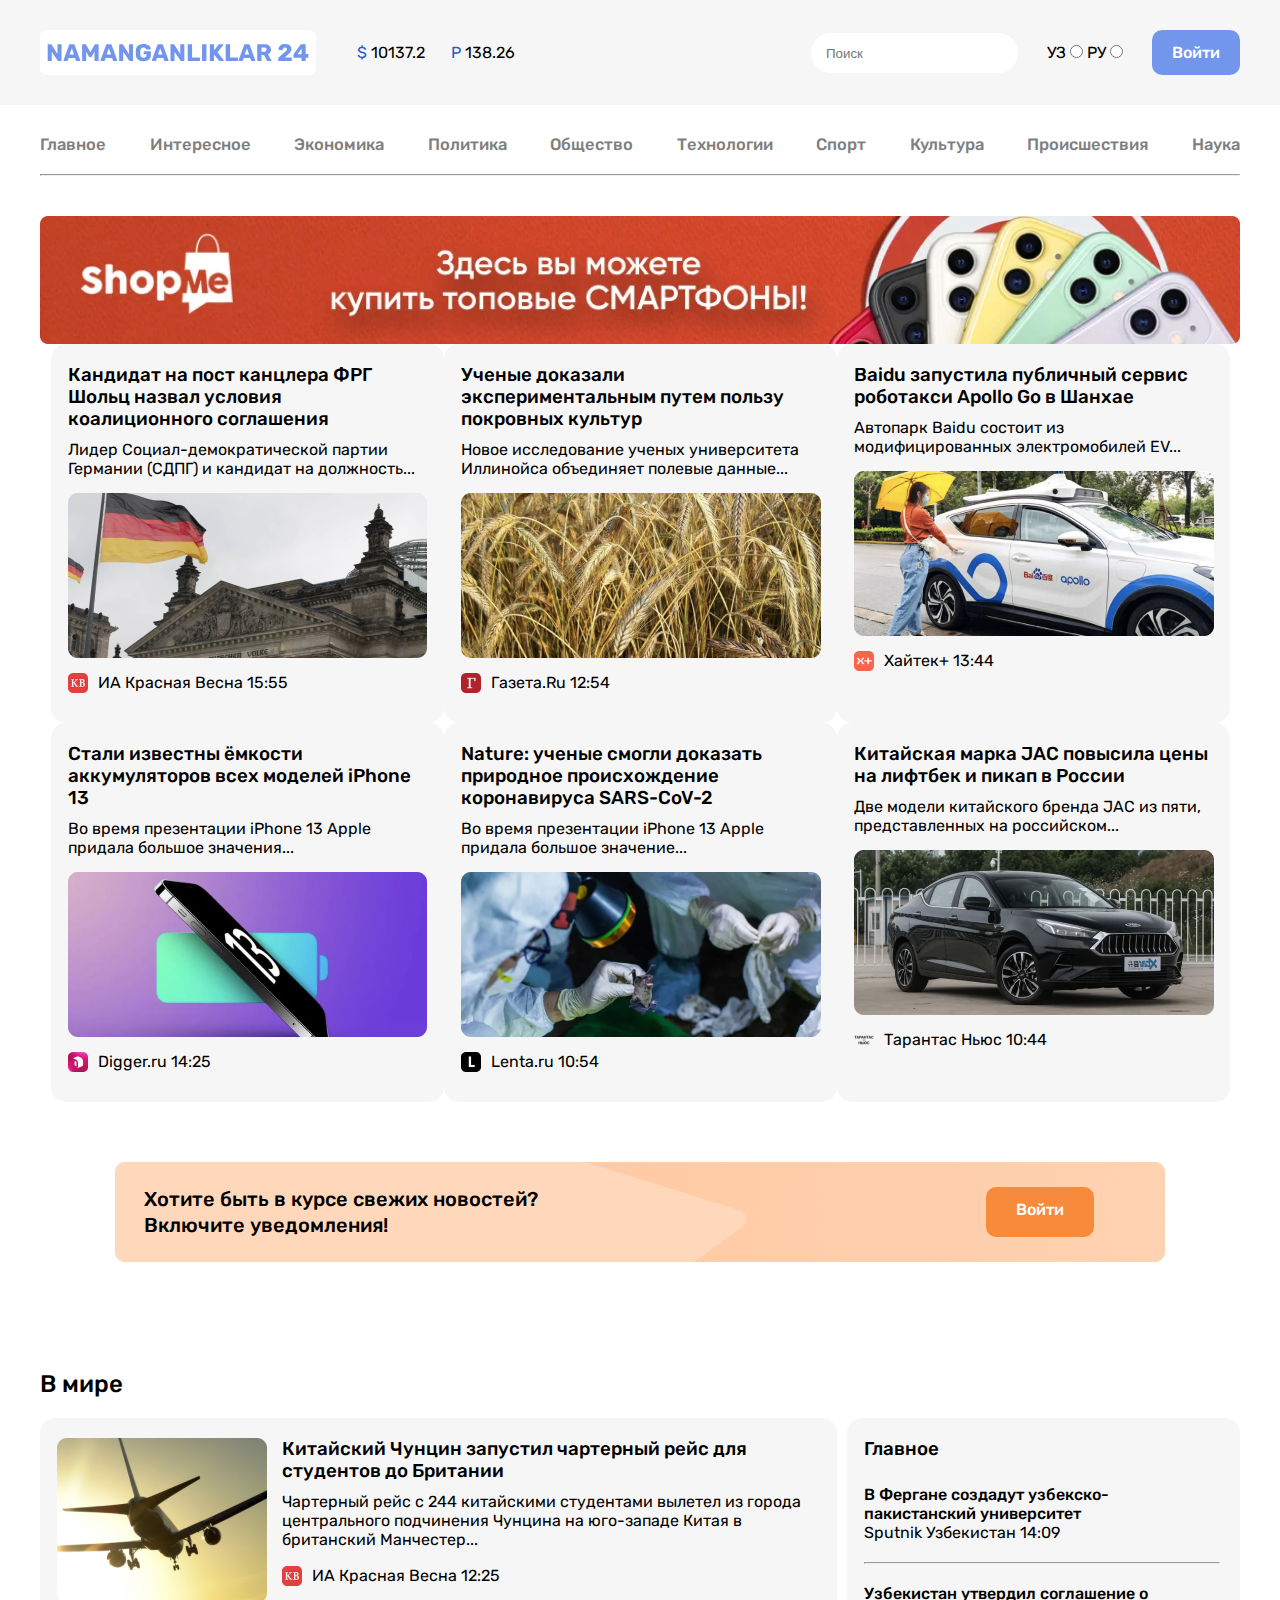
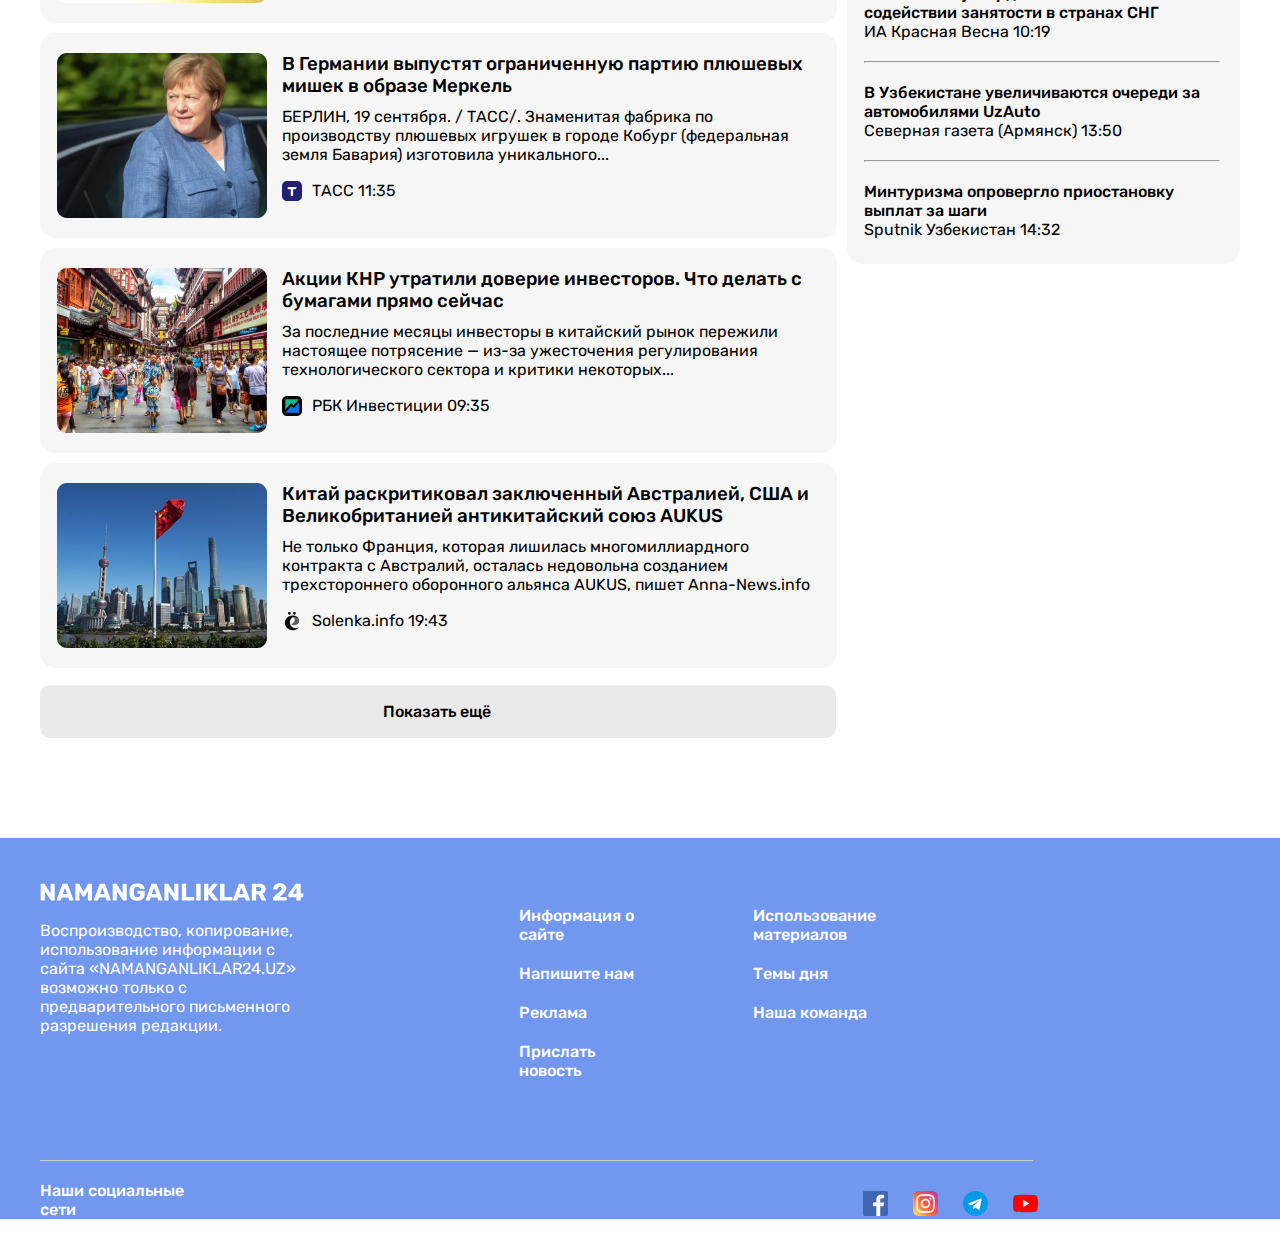
<file: index.html>
<!DOCTYPE html>
<html lang="en">

<head>
    <meta charset="UTF-8">
    <meta name="viewport" content="width=device-width, initial-scale=1.0">
    <link rel="preconnect" href="https://fonts.googleapis.com">
    <link rel="preconnect" href="https://fonts.gstatic.com" crossorigin>
    <link
        href="https://fonts.googleapis.com/css2?family=Mulish:wght@300;400;700&family=Open+Sans:wght@400;700&family=Rubik:wght@400;500&display=swap"
        rel="stylesheet">
    <title>NAMANGANLIKLAR 24</title>
    <link rel="stylesheet" href="./main.css">
</head>

<body>
    <!-- section HEADER started -->
    <header class="site-header">
        <div class="site-header__top">
            <div class="container">
                <div class="site-header__top-inner">
                    <a href="./index.html" class="site-header__top-inner__logo-link">
                        <img width="276" height="45" class="site-header__top-logo" src="./images/NAMANGANLIKLAR 24.svg"
                            alt="site logo">
                    </a>

                    <ul class="site-header__inner-currency__list">
                        <li class="site-header__currency-item"><span class="value">$</span> 10137.2</li>
                        <li class="site-header__inner-item"><span class="value">P</span> 138.26</li>
                    </ul>
                    <form action="https.//echo.htmlacademy.ru" class="site-header__form" method="post">
                        <input class="user__search" type="search" name="user-search" placeholder="Поиск">

                        <label class="user__language" for="user-lang">УЗ</label>
                        <input class="user__language" name="user_lang" id="user-lang" type="radio">

                        <label for="user-lang">РУ</label>
                        <input class="user__language" type="radio" name="user_lang" id="user-lang">

                        <a href="./contact.html" class="site-header__contact">Войти</a>
                    </form>
                </div>
            </div>
        </div>

        <div class="site-header__middle">
            <div class="container">
                <div class="site-header__middle-inner">
                    <ol class="site-header__middle-list">
                        <li class="site-header__middle-item">
                            <a class="site-header__middle-link" href="./index.html">Главное</a>
                        </li>
                        <li class="site-header__middle-item">
                            <a class="site-header__middle-link" href="./about.html">Интересное</a>
                        </li>
                        <li class="site-header__middle-item">
                            <a class="site-header__middle-link" href="./something.html">Экономика</a>
                        </li>
                        <li class="site-header__middle-item">
                            <a class="site-header__middle-link" href="#">Политика</a>
                        </li>
                        <li class="site-header__middle-item">
                            <a class="site-header__middle-link" href="#">Общество</a>
                        </li>
                        <li class="site-header__middle-item">
                            <a class="site-header__middle-link" href="#">Технологии</a>
                        </li>
                        <li class="site-header__middle-item">
                            <a class="site-header__middle-link" href="#">Спорт</a>
                        </li>
                        <li class="site-header__middle-item">
                            <a class="site-header__middle-link" href="#">Культура</a>
                        </li>
                        <li class="site-header__middle-item">
                            <a class="site-header__middle-link" href="#">Происшествия</a>
                        </li>
                        <li class="site-header__middle-item">
                            <a class="site-header__middle-link" href="#">Наука</a>
                        </li>
                    </ol>
                    <hr>
                </div>
            </div>
        </div>

        <div class="site-header__bottom">
            <div class="container">
                <div class="site-header__bottom-inner">
                    <a class="site-header__bottom-link" href="https://Shopme.uz">
                        <img width="1200" height="128" src="./images/optimize 1.png" alt="ShopMe reklam photo"
                            class="site-header__bottom-img">
                    </a>
                </div>
            </div>
        </div>
    </header>
    <!-- section HEADER ended -->
    <main>
        <!-- section NEWS started -->
        <section class="news">
            <div class="container">
                <div class="news__inner">
                    <ul class="news__list">
                        <li class="news__item">
                            <div class="news__item-heading">
                                <h3 class="news__item-title">
                                    Кандидат на пост канцлера ФРГ Шольц назвал условия коалиционного соглашения
                                </h3>
                                <p class="news__text">
                                    Лидер Социал-демократической партии Германии (СДПГ) и кандидат на должность...
                                </p>
                            </div>
                            <img width="359" height="165" src="./images/germany.png" alt="germany photo"
                                class="news__img">

                            <div class="news__bottom">
                                <img width="20" height="20" class="news__bottom-img" src="./images/KB.png"
                                    alt="KB logo">
                                <p class="news__bottom-text">ИА Красная Весна 15:55</p>
                            </div>
                        </li>
                        <li class="news__item">
                            <div class="news__item-heading">
                                <h3 class="news__item-title">
                                    Ученые доказали экспериментальным путем пользу покровных культур
                                </h3>

                                <p class="news__item-text">
                                    Новое исследование ученых университета Иллинойса объединяет полевые данные...
                                </p>
                            </div>
                            <img width="360" height="165" src="./images/bug'doy.png" alt="bug'doy photo"
                                class="news__img">

                            <div class="news__bottom">
                                <img width="20" height="20" class="news__bottom-img" src="./images/Г.png" alt="Г logo">
                                <p class="news__bottom-text">Газета.Ru 12:54</p>
                            </div>
                        </li>
                        <li class="news__item">
                            <div class="news__item-heading">
                                <h3 class="news__item-title">
                                    Baidu запустила публичный сервис роботакси Apollo Go в Шанхае
                                </h3>
                                <p class="news__text">
                                    Автопарк Baidu состоит из модифицированных электромобилей EV...
                                </p>
                            </div>
                            <img width="360" height="165" src="./images/Apollo GO.png" alt="Apollo GO taxi"
                                class="news__img">

                            <div class="news__bottom">
                                <img width="20" height="20" class="news__bottom-img" src="./images/X+.png" alt="X+ logo>
                                <p class=" news__bottom-textz">Хайтек+ 13:44</p>
                            </div>
                        </li>
                        <li class="news__item">
                            <div class="news__item-heading">
                                <h3 class="news__item-title">
                                    Стали известны ёмкости аккумуляторов всех моделей iPhone 13
                                </h3>
                                <p class="news__text">
                                    Во время презентации iPhone 13 Apple придала большое значения...
                                </p>
                            </div>
                            <img width="359" height="165" src="./images/iphone 13.png" alt="Iphone 13 photo"
                                class="news__img">

                            <div class="news__bottom">
                                <img width="20" height="20" class="news__bottom-img" src="./images/Digger.png"
                                    alt="Digger photo">
                                <p class="news__bottom-text">Digger.ru 14:25</p>
                            </div>
                        </li>
                        <li class="news__item">
                            <div class="news__item-heading">
                                <h3 class="news__item-title">
                                    Nature: ученые смогли доказать природное происхождение коронавируса SARS-CoV-2
                                </h3>
                                <p class="news__text">
                                    Во время презентации iPhone 13 Apple придала большое значение...
                                </p>
                            </div>
                            <img width="360" height="165" src="./images/doctors.png" alt="doctors photo"
                                class="news__img">

                            <div class="news__bottom">
                                <img width="20" height="20" class="news__bottom-img" src="./images/L.png" alt="L logo">
                                <p class="news__bottom-text">Lenta.ru 10:54</p>
                            </div>
                        </li>
                        <li class="news__item">
                            <div class="news__item-heading">
                                <h3 class="news__item-title">
                                    Китайская марка JAC повысила цены на лифтбек и пикап в России
                                </h3>
                                <p class="news__text">
                                    Две модели китайского бренда JAC из пяти, представленных на российском...
                                </p>
                            </div>
                            <img width="360" height="165" src="./images/JAC.png" alt="JAC photo" class="news__img">

                            <div class="news__bottom">
                                <img width="20" height="20" class="news__bottom-img" src="./images/Tarantas News.png"
                                    alt="Tarantas News logo">
                                <p class="news__bottom-text">Тарантас Ньюс 10:44</p>
                            </div>
                        </li>
                    </ul>
                </div>
            </div>
        </section>
        <!-- section NEWS ended -->

        <!-- section NOTIFICATIONS started -->
        <section class="notifications">
            <div class="container">
                <div class="notifications__inner">
                    <div class="notifications__heading">
                        <p class="notifications__text">
                            Хотите быть в курсе свежих новостей? Включите уведомления!
                        </p>
                    </div>
                    <a href="#" class="notifications__link">Войти</a>
                </div>
            </div>
        </section>
        <!-- section NOTIFICATIONS ended -->

        <!-- section WORLD NEWS started -->
        <section class="world-news">
            <div class="container">
                <div class="world-news__inner">
                    <h2 class="world-news__title">В мире</h2>
                    <div class="world-news__main">
                        <div class="world-news__left">
                            <ul class="world-news__list">
                                <li class="world-news__item">
                                    <img width="210" height="165" src="./images/plane.png" alt="plane photo"
                                        class="world-news__item-img">
                                    <div class="world-news__item-heading">
                                        <h3 class="world-news__item-heading__title">
                                            Китайский Чунцин запустил чартерный рейс для студентов до Британии
                                        </h3>
                                        <p class="world-news__item-heading__text">
                                            Чартерный рейс с 244 китайскими студентами вылетел из города центрального
                                            подчинения Чунцина на юго-западе Китая в британский Манчестер...
                                        </p>

                                        <div class="world-news__item-heading__bottom">
                                            <img width="20" height="20" src="./images/KB.png" alt="KB logo"
                                                class="world-news__item-heading__bottom-img">
                                            <p class="world-news__item-heading__bottom-text">
                                                ИА Красная Весна 12:25
                                            </p>
                                        </div>
                                    </div>
                                </li>
                                <li class="world-news__item">
                                    <img width="210" height="165" src="./images/Markel.png" alt="Markel Bear"
                                        class="world-news__item-img">
                                    <div class="world-news__item-heading">
                                        <h3 class="world-news__item-heading__title">
                                            В Германии выпустят ограниченную партию плюшевых мишек в образе Меркель
                                        </h3>
                                        <p class="world-news__item-heading__text">
                                            БЕРЛИН, 19 сентября. / ТАСС/. Знаменитая фабрика по производству плюшевых
                                            игрушек в городе Кобург (федеральная земля Бавария) изготовила
                                            уникального...
                                        </p>

                                        <div class="world-news__item-heading__bottom">
                                            <img width="20" height="20" src="./images/TACC.png" alt="TACC logo"
                                                class="world-news__item-heading__bottom-img">
                                            <p class="world-news__item-heading__bottom-text">
                                                ТАСС 11:35
                                            </p>
                                        </div>
                                    </div>
                                </li>
                                <li class="world-news__item">
                                    <img width="210" height="165" src="./images/KNR xitoy.png" alt="China shop photo"
                                        class="world-news__item-img">
                                    <div class="world-news__item-heading">
                                        <h3 class="world-news__item-heading__title">
                                            Акции КНР утратили доверие инвесторов. Что делать с бумагами прямо сейчас
                                        </h3>
                                        <p class="world-news__item-heading__text">
                                            За последние месяцы инвесторы в китайский рынок пережили настоящее
                                            потрясение —
                                            из-за ужесточения регулирования технологического сектора и критики
                                            некоторых...
                                        </p>

                                        <div class="world-news__item-heading__bottom">
                                            <img width="20" height="20" src="./images/RBK invest.png" alt="RBK logo"
                                                class="world-news__item-heading__bottom-img">
                                            <p class="world-news__item-heading__bottom-text">
                                                РБК Инвестиции 09:35
                                            </p>
                                        </div>
                                    </div>
                                </li>
                                <li class="world-news__item bottom-item">
                                    <img width="210" height="165" src="./images/SSHA AUKUS.png" alt="China flag photo"
                                        class="world-news__item-img">
                                    <div class="world-news__item-heading">
                                        <h3 class="world-news__item-heading__title">
                                            Китай раскритиковал заключенный Австралией, США и Великобританией
                                            антикитайский
                                            союз AUKUS
                                        </h3>
                                        <p class="world-news__item-heading__text">
                                            Не только Франция, которая лишилась многомиллиардного контракта с Австралий,
                                            осталась недовольна созданием трехстороннего оборонного альянса AUKUS, пишет
                                            Anna-News.info
                                        </p>

                                        <div class="world-news__item-heading__bottom">
                                            <img width="20" height="20" src="./images/Solenka.png" alt="Solenka logo"
                                                class="world-news__item-heading__bottom-img">
                                            <p class="world-news__item-heading__bottom-text">
                                                Solenka.info 19:43
                                            </p>
                                        </div>
                                    </div>
                                </li>
                            </ul>
                            <a href="#" class="world-news__bottom-btn">Показать ещё </a>
                        </div>

                        <div class="world-news__right">
                            <h3 class="world-news__right-title">Главное</h3>
                            <ul class="world-news__right-list">
                                <li class="world-news__right-item">
                                    <strong class="world-news__right-item__title">
                                        В Фергане создадут узбекско-пакистанский университет
                                    </strong>
                                    <p class="world-news__right-item__text">Sputnik Узбекистан 14:09</p>
                                </li>
                                <hr>
                                <li class="world-news__right-item">
                                    <strong class="world-news__right-item__title">
                                        Узбекистан утвердил соглашение о содействии занятости в странах СНГ
                                    </strong>
                                    <p class="world-news__right-item__text">ИА Красная Весна 10:19</p>
                                </li>
                                <hr>
                                <li class="world-news__right-item">
                                    <strong class="world-news__right-item__title">
                                        В Узбекистане увеличиваются очереди за автомобилями UzAuto
                                    </strong>
                                    <p class="world-news__right-item__text">Северная газета (Армянск) 13:50</p>
                                </li>
                                <hr>
                                <li class="world-news__right-item bottom-item">
                                    <strong class="world-news__right-item__title">
                                        Минтуризма опровергло приостановку выплат за шаги
                                    </strong>
                                    <p class="world-news__right-item__text">Sputnik Узбекистан 14:32</p>
                                </li>
                            </ul>

                        </div>
                        <!-- <a href="https://domtut.uz/nedvizhimost/zhiloj-kompleks-olmos-residence"
                            class="world-news__right-bottom-link">
                            <img width="393" height="338" src="./images/OLMOS.png" alt="Olmos add"
                                class="world-news__right-bottom-link__img">
                        </a> -->
                    </div>
                </div>
            </div>
        </section>
        <!-- section WORLD NEWS ended -->

        <!-- section FOOTER started -->
        <footer class="footer">
            <div class="container">
                <div class="footer__inner">
                    <div class="footer__inner-top">
                        <a href="./images/footer logo.svg" class="footer__inner-logo__link">
                            <img width="264" height="28" src="./images/footer logo.svg" alt=""
                                class="footer__heading-logo">
                        </a>
                        <div class="footer__inner-top__inner">
                            <p class="footer__inner-top__inner-text">
                                Воспроизводство, копирование, использование информации с сайта «NAMANGANLIKLAR24.UZ»
                                возможно только с предварительного письменного разрешения редакции.
                            </p>

                            <ul class="footer__inner-top__inner-list mb">
                                <li class="footer__inner-top__inner-item">
                                    <a href="#" class="footer__inner-top__inner-item__link">Информация о сайте</a>
                                </li>
                                <li class="footer__inner-top__inner-item">
                                    <a href="#" class="footer__inner-top__inner-item__link">Напишите нам</a>
                                </li>
                                <li class="footer__inner-top__inner-item">
                                    <a href="#" class="footer__inner-top__inner-item__link">Реклама</a>
                                </li>
                                <li class="footer__inner-top__inner-item mb-0">
                                    <a href="#" class="footer__inner-top__inner-item__link">Прислать новость</a>
                                </li>
                            </ul>
                            <ul class="footer__inner-top__inner-list">
                                <li class="footer__inner-top__inner-item">
                                    <a href="#" class="footer__inner-top__inner-item__link">
                                        Использование материалов
                                    </a>
                                </li>
                                <li class="footer__inner-top__inner-item">
                                    <a href="#" class="footer__inner-top__inner-item__link">Темы дня</a>
                                </li>
                                <li class="footer__inner-top__inner-item mb-0">
                                    <a href="#" class="footer__inner-top__inner-item__link">Наша команда</a>
                                </li>
                            </ul>
                        </div>
                    </div>

                    <div class="footer__inner-bottom">
                        <div class="footer-bottom__title">
                            <strong class="footer__inner-bottom__title">Наши социальные сети</strong>
                        </div>
                        <a href="https://facebook.com" class="footer__inner-bottom__link">
                            <img width="25" height="25" src="./images/free-icon-facebook.svg" alt="facebook logo"
                                class="footer__inner-bottom__logo-link">
                        </a>
                        <a href="https://instagram.com" class="footer__inner-bottom__link">
                            <img width="25" height="25" src="./images/free-icon-instagram.svg" alt="instagram logo"
                                class="footer__inner-bottom__logo-link">
                        </a>
                        <a href="https://telegram.ru" class="footer__inner-bottom__link">
                            <img width="25" height="25" src="./images/free-icon-telegram.svg" alt="telegram logo"
                                class="footer__inner-bottom__logo-link">
                        </a>
                        <a href="https://youtube.com" class="footer__inner-bottom__link">
                            <img width="25" height="25" src="./images/free-icon-youtube.svg" alt="youtube logo"
                                class="footer__inner-bottom__logo-link mr-0">
                        </a>
                    </div>
                </div>
            </div>
        </footer>
    </main>
</body>

</html>
</file>
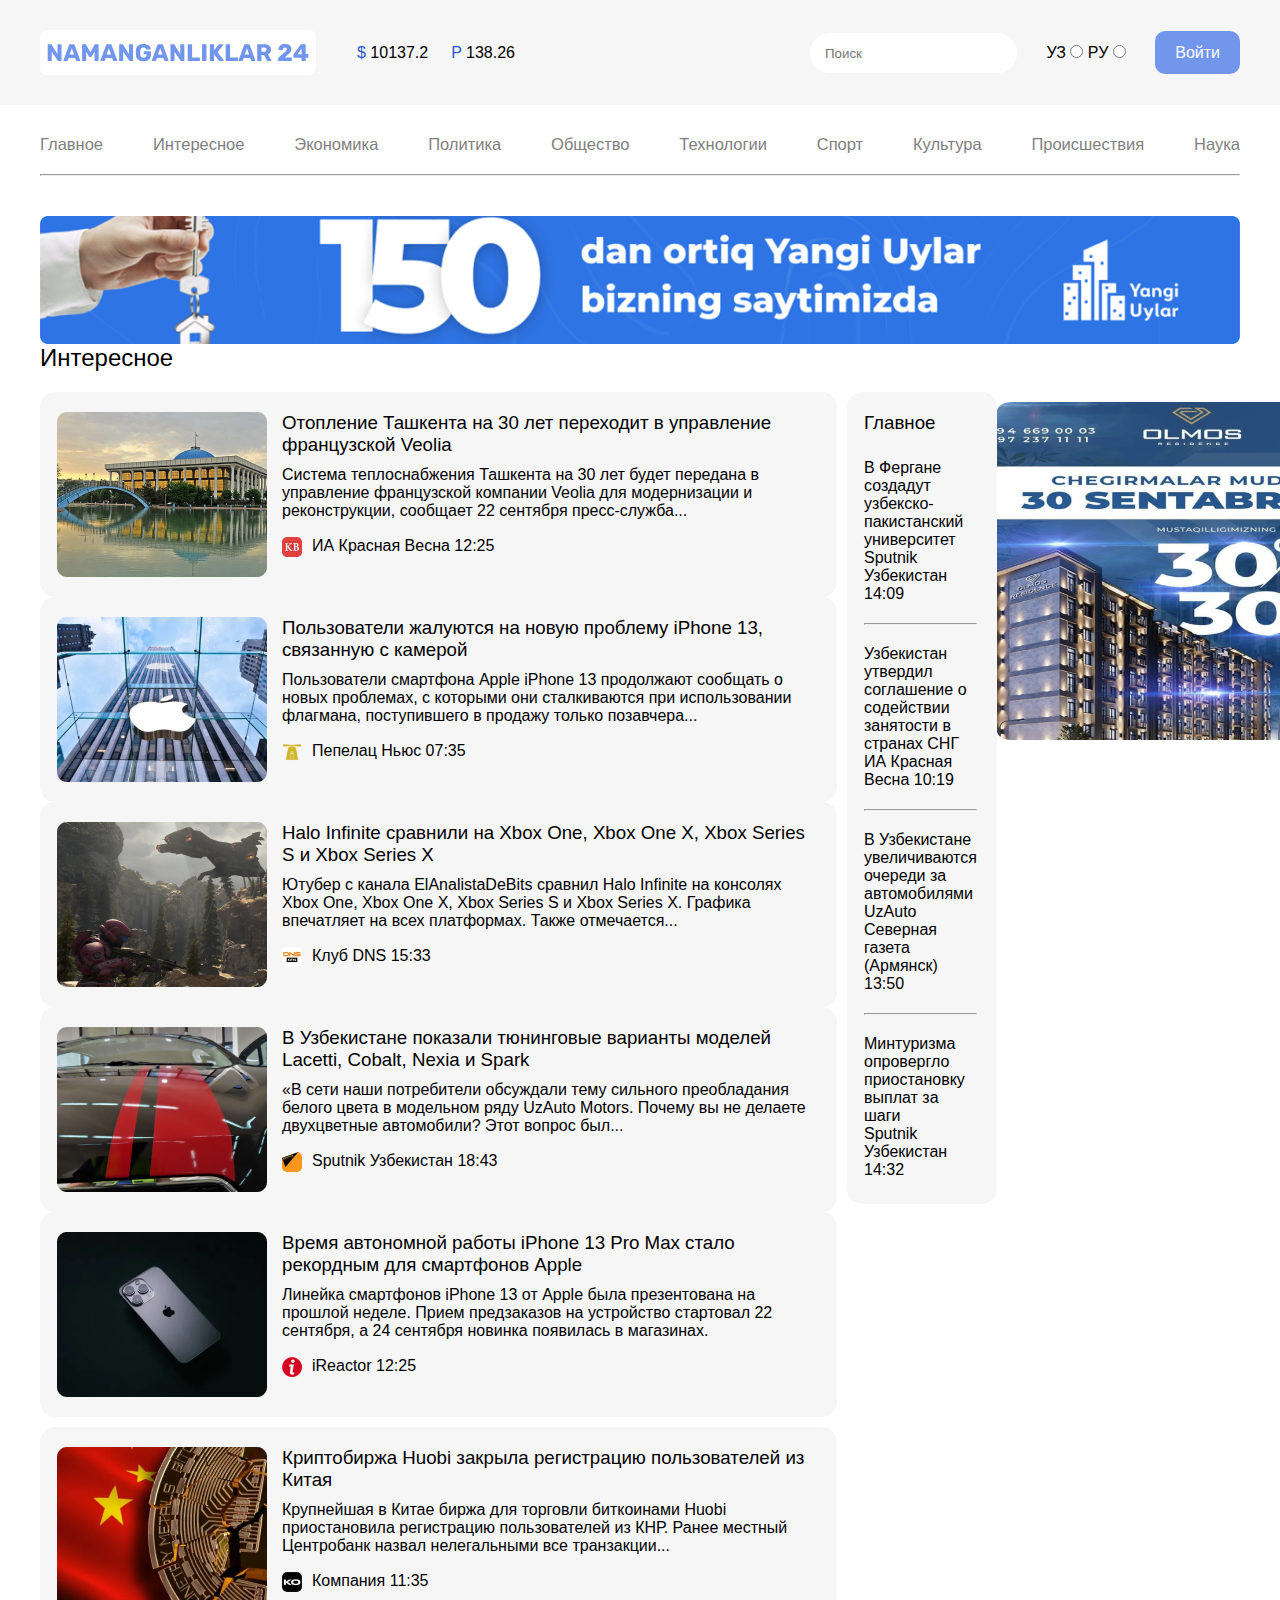
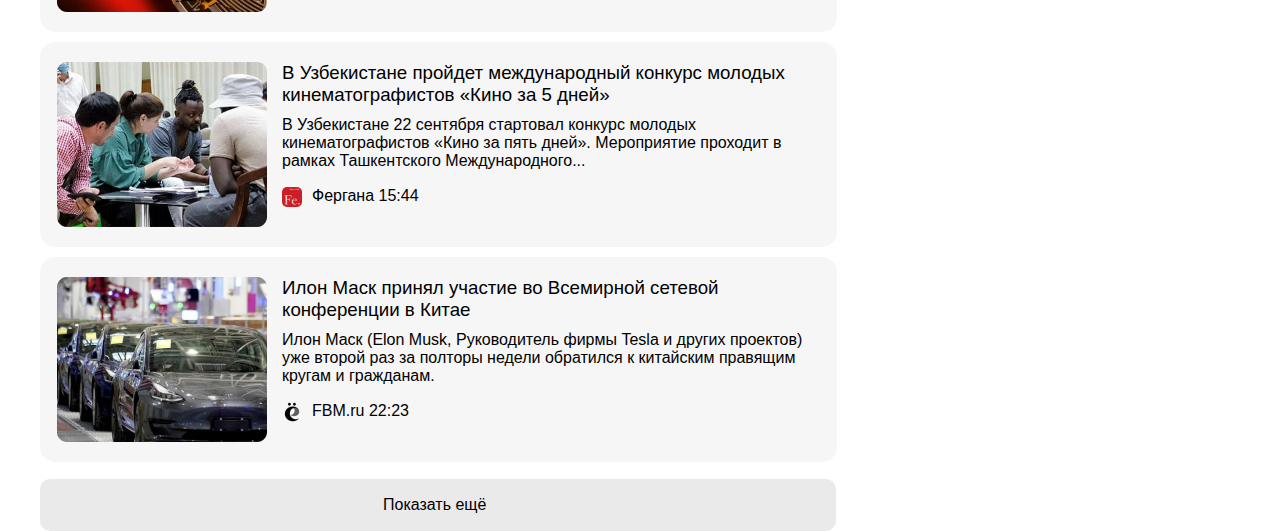
<file: about.html>
<!DOCTYPE html>
<html lang="en">

<head>
    <meta charset="UTF-8">
    <meta name="viewport" content="width=device-width, initial-scale=1.0">
    <title>Document</title>
    <link rel="stylesheet" href="./main.css">
</head>

<body>
    <!-- section HEADER started -->
    <header class="site-header">
        <div class="site-header__top">
            <div class="container">
                <div class="site-header__top-inner">
                    <a href="./index.html" class="site-header__top-inner__logo-link">
                        <img width="276" height="45" class="site-header__top-logo" src="./images/NAMANGANLIKLAR 24.svg"
                            alt="site logo">
                    </a>

                    <ul class="site-header__inner-currency__list">
                        <li class="site-header__currency-item"><span class="value">$</span> 10137.2</li>
                        <li class="site-header__inner-item"><span class="value">P</span> 138.26</li>
                    </ul>
                    <form action="https.//echo.htmlacademy.ru" class="site-header__form" method="post">
                        <input class="user__search" type="search" name="user-search" placeholder="Поиск">

                        <label class="user__language" for="user-lang">УЗ</label>
                        <input class="user__language" name="user_lang" id="user-lang" type="radio">

                        <label for="user-lang">РУ</label>
                        <input class="user__language" type="radio" name="user_lang" id="user-lang">

                        <a href="./contact.html" class="site-header__contact">Войти</a>
                    </form>
                </div>
            </div>
        </div>

        <div class="site-header__middle">
            <div class="container">
                <div class="site-header__middle-inner">
                    <ol class="site-header__middle-list">
                        <li class="site-header__middle-item">
                            <a class="site-header__middle-link" href="./index.html">Главное</a>
                        </li>
                        <li class="site-header__middle-item">
                            <a class="site-header__middle-link" href="./about.html">Интересное</a>
                        </li>
                        <li class="site-header__middle-item">
                            <a class="site-header__middle-link" href="./something.html">Экономика</a>
                        </li>
                        <li class="site-header__middle-item">
                            <a class="site-header__middle-link" href="#">Политика</a>
                        </li>
                        <li class="site-header__middle-item">
                            <a class="site-header__middle-link" href="#">Общество</a>
                        </li>
                        <li class="site-header__middle-item">
                            <a class="site-header__middle-link" href="#">Технологии</a>
                        </li>
                        <li class="site-header__middle-item">
                            <a class="site-header__middle-link" href="#">Спорт</a>
                        </li>
                        <li class="site-header__middle-item">
                            <a class="site-header__middle-link" href="#">Культура</a>
                        </li>
                        <li class="site-header__middle-item">
                            <a class="site-header__middle-link" href="#">Происшествия</a>
                        </li>
                        <li class="site-header__middle-item">
                            <a class="site-header__middle-link" href="#">Наука</a>
                        </li>
                    </ol>
                    <hr>
                </div>
            </div>
        </div>

        <div class="site-header__bottom">
            <div class="container">
                <div class="site-header__bottom-inner">
                    <a class="site-header__bottom-link" href="https://Shopme.uz">
                        <img width="1200" height="128" src="./images/Yangi uylar reklom.png" alt="ShopMe reklam photo"
                            class="site-header__bottom-img">
                    </a>
                </div>
            </div>
        </div>
    </header>
    <!-- section HEADER ended -->

    <!-- section WORLD NEWS started -->
    <section class="world-news">
        <div class="container">
            <div class="world-news__inner">
                <h2 class="world-news__title">Интересное</h2>
                <div class="world-news__main">
                    <div class="world-news__left">
                        <ul class="world-news__list">
                            <li class="world-news__item bottom-item">
                                <img width="210" height="165" src="images/musey.png" alt=" " oliy majlis" photo"
                                    class="world-news__item-img">
                                <div class="world-news__item-heading">
                                    <h3 class="world-news__item-heading__title">
                                        Отопление Ташкента на 30 лет переходит в управление французской Veolia
                                    </h3>
                                    <p class="world-news__item-heading__text">
                                        Система теплоснабжения Ташкента на 30 лет будет передана в управление
                                        французской компании Veolia для модернизации и реконструкции, сообщает 22
                                        сентября пресс-служба...
                                    </p>

                                    <div class="world-news__item-heading__bottom">
                                        <img width="20" height="20" src="./images/KB.png" alt="KB logo"
                                            class="world-news__item-heading__bottom-img">
                                        <p class="world-news__item-heading__bottom-text">
                                            ИА Красная Весна 12:25
                                        </p>
                                    </div>
                                </div>
                            </li>
                            <li class="world-news__item bottom-item">
                                <img width="210" height="165" src="./images/apple ofice.png" alt="apple office photo"
                                    class="world-news__item-img">
                                <div class="world-news__item-heading">
                                    <h3 class="world-news__item-heading__title">
                                        Пользователи жалуются на новую проблему iPhone 13, связанную с камерой
                                    </h3>
                                    <p class="world-news__item-heading__text">
                                        Пользователи смартфона Apple iPhone 13 продолжают сообщать о новых проблемах, с
                                        которыми они сталкиваются при использовании флагмана, поступившего в продажу
                                        только позавчера...
                                    </p>

                                    <div class="world-news__item-heading__bottom">
                                        <img width="20" height="20" src="./images/pepelats news.png" alt="Solenka logo"
                                            class="world-news__item-heading__bottom-img">
                                        <p class="world-news__item-heading__bottom-text">
                                            Пепелац Ньюс 07:35
                                        </p>
                                    </div>
                                </div>
                            </li>
                            <li class="world-news__item bottom-item">
                                <img width="210" height="165" src="./images/halo infinite.png" alt="halo infinite photo"
                                    class="world-news__item-img">
                                <div class="world-news__item-heading">
                                    <h3 class="world-news__item-heading__title">
                                        Halo Infinite сравнили на Xbox One, Xbox One X, Xbox Series S и Xbox Series X
                                    </h3>
                                    <p class="world-news__item-heading__text">
                                        Ютубер с канала ElAnalistaDeBits сравнил Halo Infinite на консолях Xbox One,
                                        Xbox One X, Xbox Series S и Xbox Series X. Графика впечатляет на всех
                                        платформах. Также отмечается...
                                    </p>

                                    <div class="world-news__item-heading__bottom">
                                        <img width="20" height="20" src="./images/dns klub.svg" alt="DNS club logo"
                                            class="world-news__item-heading__bottom-img">
                                        <p class="world-news__item-heading__bottom-text">
                                            Клуб DNS 15:33
                                        </p>
                                    </div>
                                </div>
                            </li>
                            <li class="world-news__item bottom-item">
                                <img width="210" height="165" src="./images/tonirovka LAc cob nex spr.png"
                                    alt="tuning uzb cars photo" class="world-news__item-img">
                                <div class="world-news__item-heading">
                                    <h3 class="world-news__item-heading__title">
                                        В Узбекистане показали тюнинговые варианты моделей Lacetti, Cobalt, Nexia и
                                        Spark
                                    </h3>
                                    <p class="world-news__item-heading__text">
                                        «В сети наши потребители обсуждали тему сильного преобладания белого цвета в
                                        модельном ряду UzAuto Motors. Почему вы не делаете двухцветные автомобили? Этот
                                        вопрос был...
                                    </p>

                                    <div class="world-news__item-heading__bottom">
                                        <img width="20" height="20" src="./images/sputnik uzb.svg" alt="Solenka logo"
                                            class="world-news__item-heading__bottom-img">
                                        <p class="world-news__item-heading__bottom-text">
                                            Sputnik Узбекистан 18:43
                                        </p>
                                    </div>
                                </div>
                            </li>
                            <li class="world-news__item">
                                <img width="210" height="165" src="./images/iphone 13 rekord.png"
                                    alt="dark iphone 13 photo" class="world-news__item-img">
                                <div class="world-news__item-heading">
                                    <h3 class="world-news__item-heading__title">
                                        Время автономной работы iPhone 13 Pro Max стало рекордным для смартфонов Apple
                                    </h3>
                                    <p class="world-news__item-heading__text">
                                        Линейка смартфонов iPhone 13 от Apple была презентована на прошлой неделе. Прием
                                        предзаказов на устройство стартовал 22 сентября, а 24 сентября новинка появилась
                                        в магазинах.
                                    </p>

                                    <div class="world-news__item-heading__bottom">
                                        <img width="20" height="20" src="./images/i reactor.svg" alt="iReactor logo"
                                            class="world-news__item-heading__bottom-img">
                                        <p class="world-news__item-heading__bottom-text">
                                            iReactor 12:25
                                        </p>
                                    </div>
                                </div>
                            </li>
                            <li class="world-news__item">
                                <img width="210" height="165" src="./images/huobi xitoy.png" alt="Huboi china"
                                    class="world-news__item-img">
                                <div class="world-news__item-heading">
                                    <h3 class="world-news__item-heading__title">
                                        Криптобиржа Huobi закрыла регистрацию пользователей из Китая
                                    </h3>
                                    <p class="world-news__item-heading__text">
                                        Крупнейшая в Китае биржа для торговли биткоинами Huobi приостановила регистрацию
                                        пользователей из КНР. Ранее местный Центробанк назвал нелегальными все
                                        транзакции...
                                    </p>

                                    <div class="world-news__item-heading__bottom">
                                        <img width="20" height="20" src="./images/kompaniya.svg" alt="company logo"
                                            class="world-news__item-heading__bottom-img">
                                        <p class="world-news__item-heading__bottom-text">
                                            Компания 11:35
                                        </p>
                                    </div>
                                </div>
                            </li>
                            <li class="world-news__item">
                                <img width="210" height="165" src="./images/5kunlik kino.png"
                                    alt="movie at 5 days photo" class="world-news__item-img">
                                <div class="world-news__item-heading">
                                    <h3 class="world-news__item-heading__title">
                                        В Узбекистане пройдет международный конкурс молодых кинематографистов «Кино за 5
                                        дней»
                                    </h3>
                                    <p class="world-news__item-heading__text">
                                        В Узбекистане 22 сентября стартовал конкурс молодых кинематографистов «Кино за
                                        пять дней». Мероприятие проходит в рамках Ташкентского Международного...
                                    </p>

                                    <div class="world-news__item-heading__bottom">
                                        <img width="20" height="20" src="./images/fergana.svg" alt="Fergana logo"
                                            class="world-news__item-heading__bottom-img">
                                        <p class="world-news__item-heading__bottom-text">
                                            Фергана 15:44
                                        </p>
                                    </div>
                                </div>
                            </li>
                            <li class="world-news__item bottom-item">
                                <img width="210" height="165" src="./images/ilon mask tesla.png" alt="tesla photo"
                                    class="world-news__item-img">
                                <div class="world-news__item-heading">
                                    <h3 class="world-news__item-heading__title">
                                        Илон Маск принял участие во Всемирной сетевой конференции в Китае
                                    </h3>
                                    <p class="world-news__item-heading__text">
                                        Илон Маск (Elon Musk, Руководитель фирмы Tesla и других проектов) уже второй раз
                                        за полторы недели обратился к китайским правящим кругам и гражданам.
                                    </p>

                                    <div class="world-news__item-heading__bottom">
                                        <img width="20" height="20" src="./images/Solenka.png" alt="Solenka logo"
                                            class="world-news__item-heading__bottom-img">
                                        <p class="world-news__item-heading__bottom-text">
                                            FBM.ru 22:23
                                        </p>
                                    </div>
                                </div>
                            </li>
                            <a href="#" class="world-news__bottom-btn">Показать ещё </a>
                        </ul>

                    </div>



                    <div class="world-news__right">
                        <h3 class="world-news__right-title">Главное</h3>
                        <ul class="world-news__right-list">
                            <li class="world-news__right-item">
                                <strong class="world-news__right-item__title">
                                    В Фергане создадут узбекско-пакистанский университет
                                </strong>
                                <p class="world-news__right-item__text">Sputnik Узбекистан 14:09</p>
                            </li>
                            <hr>
                            <li class="world-news__right-item">
                                <strong class="world-news__right-item__title">
                                    Узбекистан утвердил соглашение о содействии занятости в странах СНГ
                                </strong>
                                <p class="world-news__right-item__text">ИА Красная Весна 10:19</p>
                            </li>
                            <hr>
                            <li class="world-news__right-item">
                                <strong class="world-news__right-item__title">
                                    В Узбекистане увеличиваются очереди за автомобилями UzAuto
                                </strong>
                                <p class="world-news__right-item__text">Северная газета (Армянск) 13:50</p>
                            </li>
                            <hr>
                            <li class="world-news__right-item bottom-item">
                                <strong class="world-news__right-item__title">
                                    Минтуризма опровергло приостановку выплат за шаги
                                </strong>
                                <p class="world-news__right-item__text">Sputnik Узбекистан 14:32</p>
                            </li>

                        </ul>

                    </div>
                    <a href="https://domtut.uz/nedvizhimost/zhiloj-kompleks-olmos-residence"
                        class="world-news__right-bottom-link">
                        <img width="393" height="553" src="./images/olmos residence kattaroq.png" alt="Olmos big add"
                            class="world-news__right-bottom-link__img">
                    </a>
                </div>
            </div>
        </div>
    </section>
    <!-- section WORLD NEWS ended -->
</body>

</html>
</file>
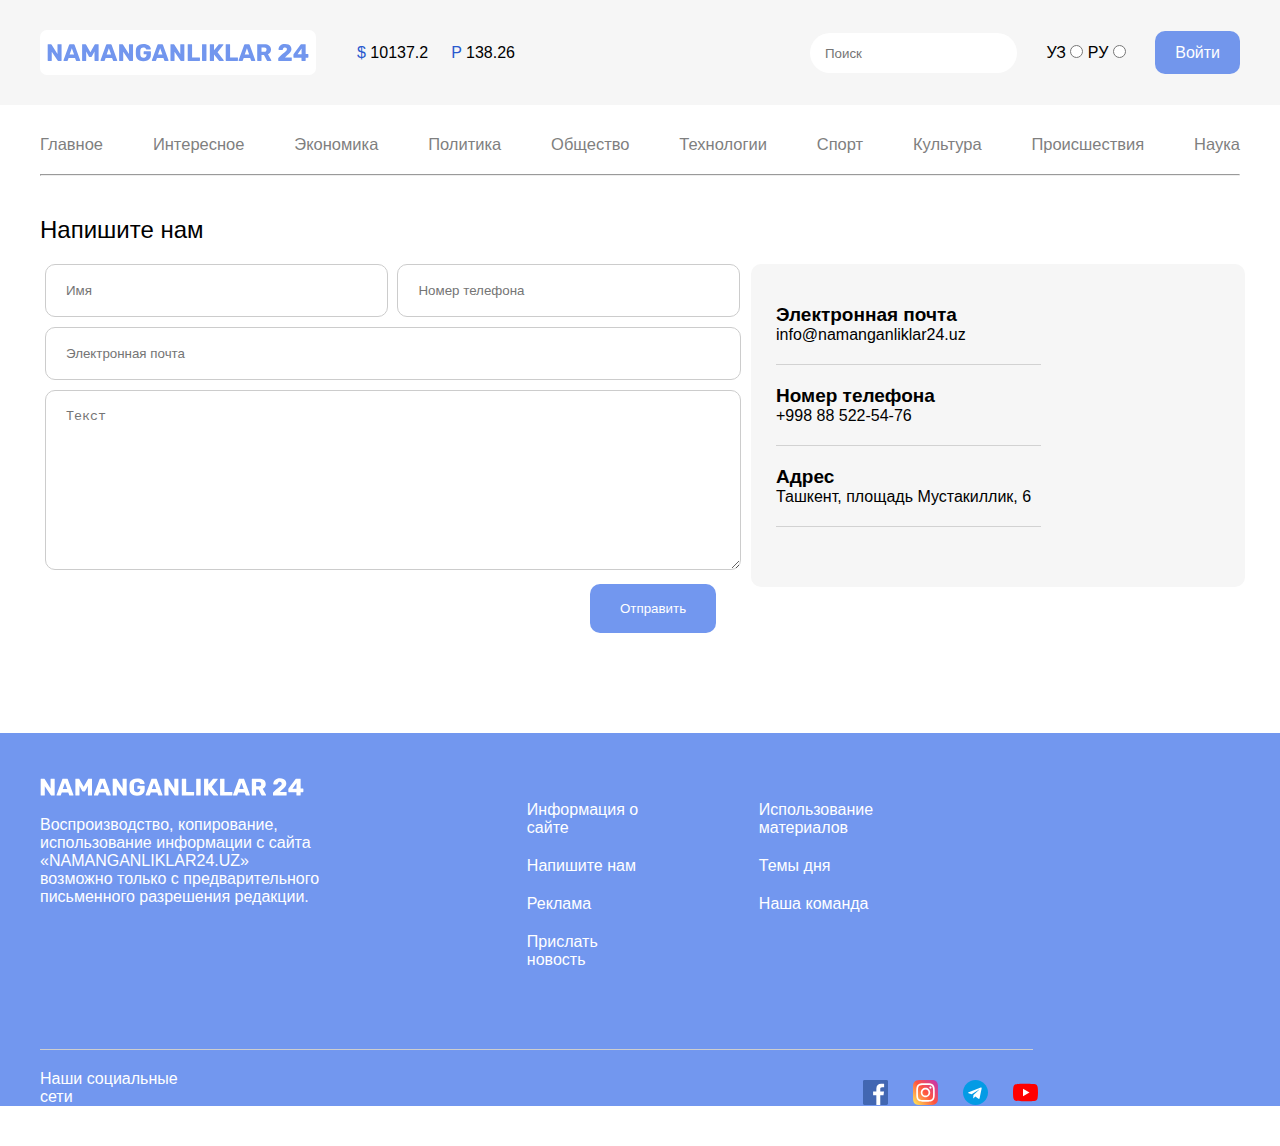
<file: contact.html>
<!DOCTYPE html>
<html lang="en">

<head>
    <meta charset="UTF-8">
    <meta name="viewport" content="width=device-width, initial-scale=1.0">
    <title>Document</title>
    <link rel="stylesheet" href="./main.css">
</head>

<body>
    <!-- section HEADER started -->
    <header class="site-header">
        <div class="site-header__top">
            <div class="container">
                <div class="site-header__top-inner">
                    <a href="./index.html" class="site-header__top-inner__logo-link">
                        <img width="276" height="45" class="site-header__top-logo" src="./images/NAMANGANLIKLAR 24.svg"
                            alt="site logo">
                    </a>

                    <ul class="site-header__inner-currency__list">
                        <li class="site-header__currency-item"><span class="value">$</span> 10137.2</li>
                        <li class="site-header__inner-item"><span class="value">P</span> 138.26</li>
                    </ul>
                    <form action="https.//echo.htmlacademy.ru" class="site-header__form" method="post">
                        <input class="user__search" type="search" name="user-search" placeholder="Поиск">

                        <label class="user__language" for="user-lang">УЗ</label>
                        <input class="user__language" name="user_lang" id="user-lang" type="radio">

                        <label for="user-lang">РУ</label>
                        <input class="user__language" type="radio" name="user_lang" id="user-lang">

                        <a href="./contact.html" class="site-header__contact">Войти</a>
                    </form>
                </div>
            </div>
        </div>

        <div class="site-header__middle">
            <div class="container">
                <div class="site-header__middle-inner">
                    <ol class="site-header__middle-list">
                        <li class="site-header__middle-item">
                            <a class="site-header__middle-link" href="./index.html">Главное</a>
                        </li>
                        <li class="site-header__middle-item">
                            <a class="site-header__middle-link" href="./about.html">Интересное</a>
                        </li>
                        <li class="site-header__middle-item">
                            <a class="site-header__middle-link" href="./something.html">Экономика</a>
                        </li>
                        <li class="site-header__middle-item">
                            <a class="site-header__middle-link" href="#">Политика</a>
                        </li>
                        <li class="site-header__middle-item">
                            <a class="site-header__middle-link" href="#">Общество</a>
                        </li>
                        <li class="site-header__middle-item">
                            <a class="site-header__middle-link" href="#">Технологии</a>
                        </li>
                        <li class="site-header__middle-item">
                            <a class="site-header__middle-link" href="#">Спорт</a>
                        </li>
                        <li class="site-header__middle-item">
                            <a class="site-header__middle-link" href="#">Культура</a>
                        </li>
                        <li class="site-header__middle-item">
                            <a class="site-header__middle-link" href="#">Происшествия</a>
                        </li>
                        <li class="site-header__middle-item">
                            <a class="site-header__middle-link" href="#">Наука</a>
                        </li>
                    </ol>
                    <hr>
                </div>
            </div>
        </div>
    </header>
    <!-- section HEADER ended -->

    <main>
        <section class="contact">
            <div class="container">
                <div class="contact__inner">
                    <h2 class="contact__title">Напишите нам</h2>

                    <div class="contact__main">
                        <div class="contact__left">
                            <form action="https://echo.htmlacademy.ru" method="post" class="contact__form">
                                <input type="text" name="user_name" id="user-name" class="contact__input name"
                                    aria-label="type your name" placeholder="Имя">
                                <input type="tel" name="user_tel" id="user-tel" class="contact__input tel"
                                    aria-label="type your telephon number" placeholder="Номер телефона">
                                <input type="email" name="user_email" id="user-email" class="contact__input email"
                                    aria-label="type your email adress" placeholder="Электронная почта">
                                <textarea name="user_comment" id="user-comment" class="contact__input comment"
                                    aria-label="type your comment" placeholder="Текст"></textarea>

                                <button type="submit" class="contact__btn">Отправить</button>
                            </form>
                        </div>
                        <div class="contact__right">
                            <ul class="contact__right-list">
                                <li class="contact__item">
                                    <strong class="contact__item-title">Электронная почта</strong>
                                    <p class="contact__item-text">info@namanganliklar24.uz</p>
                                </li>
                                <li class="contact__item">
                                    <strong class="contact__item-title">Номер телефона</strong>
                                    <p class="contact__item-text">+998 88 522-54-76</p>
                                </li>
                                <li class="contact__item">
                                    <strong class="contact__item-title">Адрес</strong>
                                    <p class="contact__item-text">Ташкент, площадь Мустакиллик, 6 </p>
                                </li>
                            </ul>
                        </div>
                    </div>
                </div>
            </div>
        </section>
    </main>
    <!-- section FOOTER started -->
    <footer class="footer">
        <div class="container">
            <div class="footer__inner">
                <div class="footer__inner-top">
                    <a href="./images/footer logo.svg" class="footer__inner-logo__link">
                        <img width="264" height="28" src="./images/footer logo.svg" alt="" class="footer__heading-logo">
                    </a>
                    <div class="footer__inner-top__inner">
                        <p class="footer__inner-top__inner-text">
                            Воспроизводство, копирование, использование информации с сайта «NAMANGANLIKLAR24.UZ»
                            возможно только с предварительного письменного разрешения редакции.
                        </p>

                        <ul class="footer__inner-top__inner-list mb">
                            <li class="footer__inner-top__inner-item">
                                <a href="#" class="footer__inner-top__inner-item__link">Информация о сайте</a>
                            </li>
                            <li class="footer__inner-top__inner-item">
                                <a href="#" class="footer__inner-top__inner-item__link">Напишите нам</a>
                            </li>
                            <li class="footer__inner-top__inner-item">
                                <a href="#" class="footer__inner-top__inner-item__link">Реклама</a>
                            </li>
                            <li class="footer__inner-top__inner-item mb-0">
                                <a href="#" class="footer__inner-top__inner-item__link">Прислать новость</a>
                            </li>
                        </ul>
                        <ul class="footer__inner-top__inner-list">
                            <li class="footer__inner-top__inner-item">
                                <a href="#" class="footer__inner-top__inner-item__link">
                                    Использование материалов
                                </a>
                            </li>
                            <li class="footer__inner-top__inner-item">
                                <a href="#" class="footer__inner-top__inner-item__link">Темы дня</a>
                            </li>
                            <li class="footer__inner-top__inner-item mb-0">
                                <a href="#" class="footer__inner-top__inner-item__link">Наша команда</a>
                            </li>
                        </ul>
                    </div>
                </div>

                <div class="footer__inner-bottom">
                    <div class="footer-bottom__title">
                        <strong class="footer__inner-bottom__title">Наши социальные сети</strong>
                    </div>
                    <a href="https://facebook.com" class="footer__inner-bottom__link">
                        <img width="25" height="25" src="./images/free-icon-facebook.svg" alt="facebook logo"
                            class="footer__inner-bottom__logo-link">
                    </a>
                    <a href="https://instagram.com" class="footer__inner-bottom__link">
                        <img width="25" height="25" src="./images/free-icon-instagram.svg" alt="instagram logo"
                            class="footer__inner-bottom__logo-link">
                    </a>
                    <a href="https://telegram.ru" class="footer__inner-bottom__link">
                        <img width="25" height="25" src="./images/free-icon-telegram.svg" alt="telegram logo"
                            class="footer__inner-bottom__logo-link">
                    </a>
                    <a href="https://youtube.com" class="footer__inner-bottom__link">
                        <img width="25" height="25" src="./images/free-icon-youtube.svg" alt="youtube logo"
                            class="footer__inner-bottom__logo-link mr-0">
                    </a>
                </div>
            </div>
        </div>
    </footer>

</body>

</html>
</file>
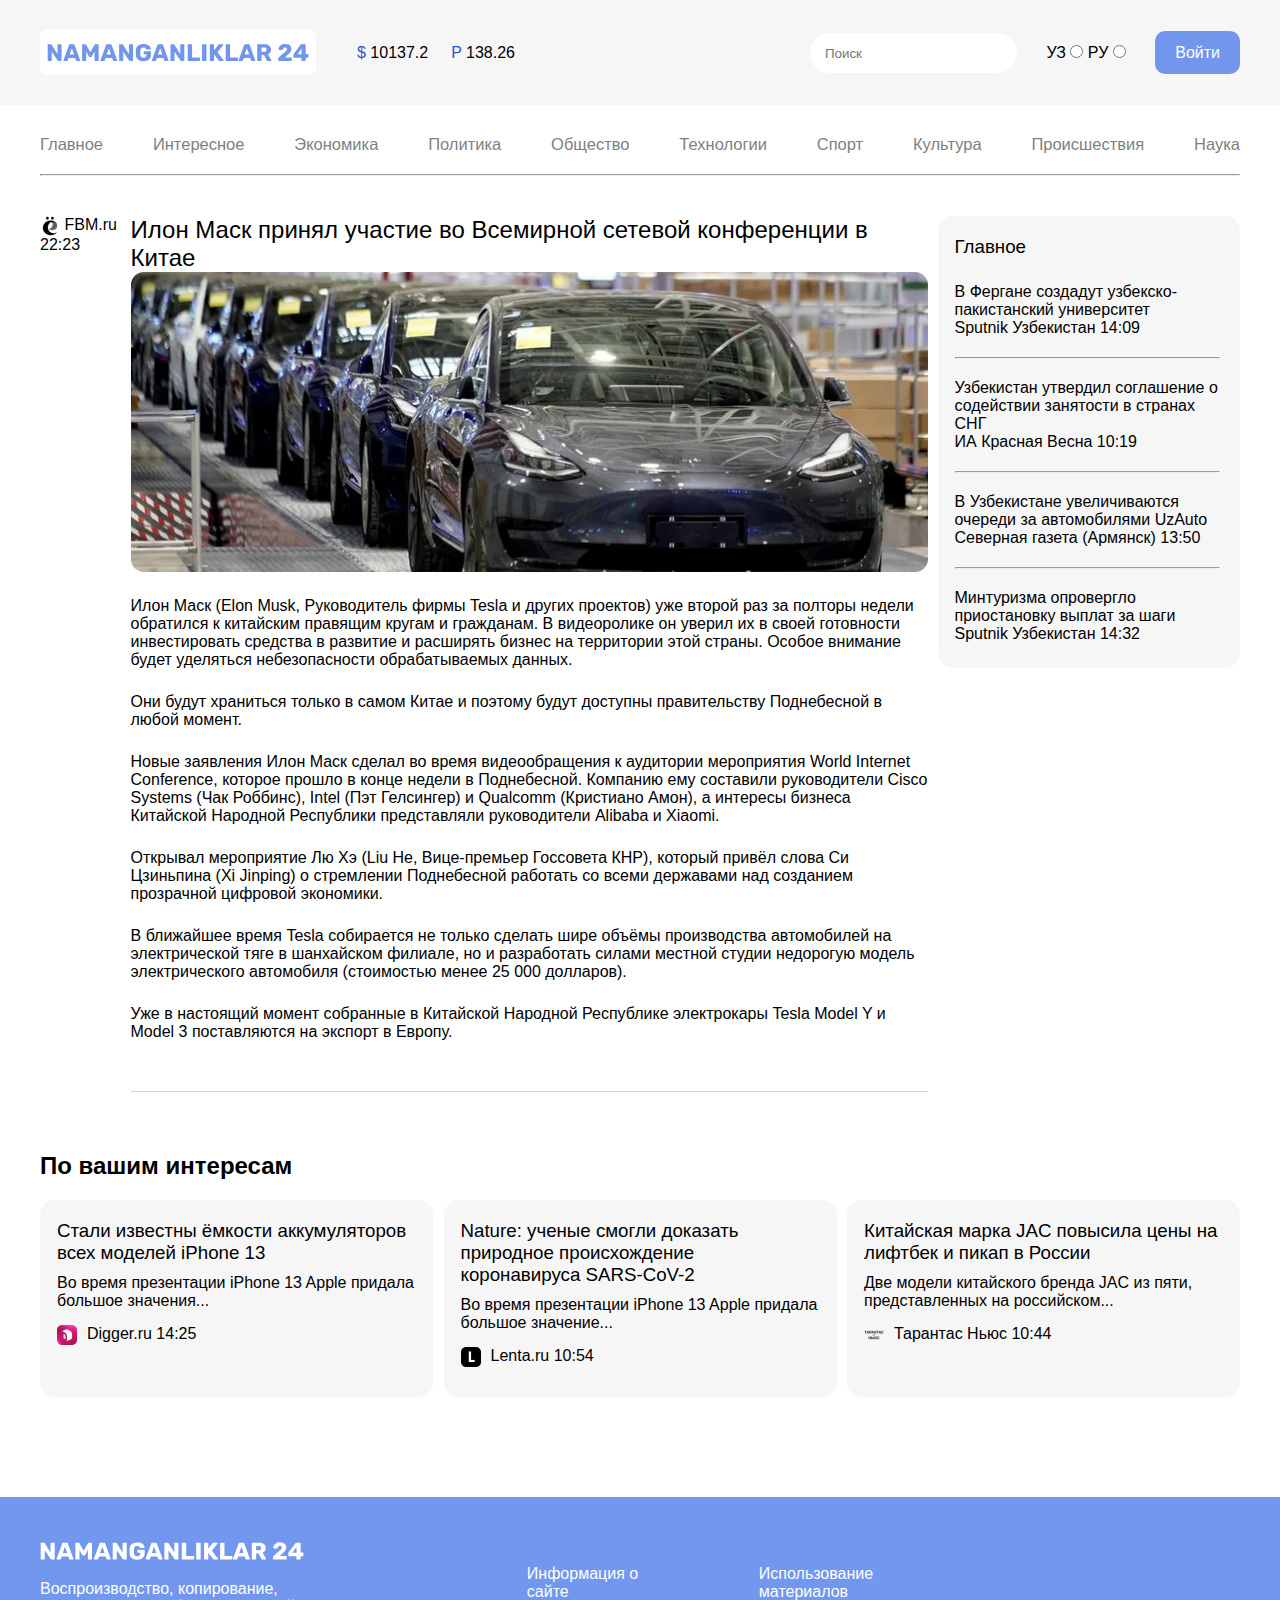
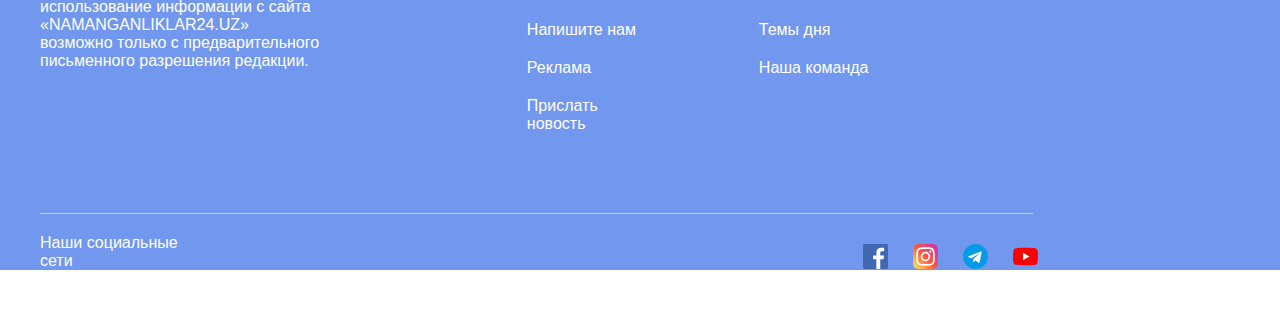
<file: something.html>
<!DOCTYPE html>
<html lang="en">

<head>
    <meta charset="UTF-8">
    <meta name="viewport" content="width=device-width, initial-scale=1.0">
    <title>Document</title>
    <link rel="stylesheet" href="./main.css">
</head>

<body>
    <!-- section HEADER started -->
    <header class="site-header">
        <div class="site-header__top">
            <div class="container">
                <div class="site-header__top-inner">
                    <a href="./index.html" class="site-header__top-inner__logo-link">
                        <img width="276" height="45" class="site-header__top-logo" src="./images/NAMANGANLIKLAR 24.svg"
                            alt="site logo">
                    </a>

                    <ul class="site-header__inner-currency__list">
                        <li class="site-header__currency-item"><span class="value">$</span> 10137.2</li>
                        <li class="site-header__inner-item"><span class="value">P</span> 138.26</li>
                    </ul>
                    <form action="https.//echo.htmlacademy.ru" class="site-header__form" method="post">
                        <input class="user__search" type="search" name="user-search" placeholder="Поиск">

                        <label class="user__language" for="user-lang">УЗ</label>
                        <input class="user__language" name="user_lang" id="user-lang" type="radio">

                        <label for="user-lang">РУ</label>
                        <input class="user__language" type="radio" name="user_lang" id="user-lang">

                        <a href="./contact.html" class="site-header__contact">Войти</a>
                    </form>
                </div>
            </div>
        </div>

        <div class="site-header__middle">
            <div class="container">
                <div class="site-header__middle-inner">
                    <ol class="site-header__middle-list">
                        <li class="site-header__middle-item">
                            <a class="site-header__middle-link" href="./index.html">Главное</a>
                        </li>
                        <li class="site-header__middle-item">
                            <a class="site-header__middle-link" href="./about.html">Интересное</a>
                        </li>
                        <li class="site-header__middle-item">
                            <a class="site-header__middle-link" href="./something.html">Экономика</a>
                        </li>
                        <li class="site-header__middle-item">
                            <a class="site-header__middle-link" href="#">Политика</a>
                        </li>
                        <li class="site-header__middle-item">
                            <a class="site-header__middle-link" href="#">Общество</a>
                        </li>
                        <li class="site-header__middle-item">
                            <a class="site-header__middle-link" href="#">Технологии</a>
                        </li>
                        <li class="site-header__middle-item">
                            <a class="site-header__middle-link" href="#">Спорт</a>
                        </li>
                        <li class="site-header__middle-item">
                            <a class="site-header__middle-link" href="#">Культура</a>
                        </li>
                        <li class="site-header__middle-item">
                            <a class="site-header__middle-link" href="#">Происшествия</a>
                        </li>
                        <li class="site-header__middle-item">
                            <a class="site-header__middle-link" href="#">Наука</a>
                        </li>
                    </ol>
                    <hr>
                </div>
            </div>
        </div>
    </header>
    <!-- section HEADER ended -->

    <main>
        <section class="FBM">
            <div class="container">
                <div class="FBM__inner">
                    <div class="FBM__inner-title">
                        <img class="FBM__inner-logo" src="./images/Solenka.png" alt="FBM logo">
                        <span class="FBM__inner-name">FBM.ru 22:23</span>
                    </div>
                    <div class="FBM__inner-about">
                        <h2 class="FBM__inner-about__main-title">
                            Илон Маск принял участие во Всемирной сетевой конференции в Китае
                        </h2>
                        <div class="FBM__inner-about__main">
                            <img width="797" height="300" src="./images/tesla about.png" alt="tesla picture"
                                class="FBM__inner-about__main-img" />

                            <p class="FBM__inner-about__main-text">
                                Илон Маск (Elon Musk, Руководитель фирмы Tesla и других проектов) уже второй раз за
                                полторы недели обратился к китайским правящим кругам и гражданам. В видеоролике он
                                уверил их в своей готовности инвестировать средства в развитие и расширять бизнес на
                                территории этой страны. Особое внимание будет уделяться небезопасности обрабатываемых
                                данных.
                            </p>

                            <p class="FBM__inner-about__main-text">
                                Они будут храниться только в самом Китае и поэтому будут доступны правительству
                                Поднебесной в любой момент.
                            </p>
                            <p class="FBM__inner-about__main-text">
                                Новые заявления Илон Маск сделал во время видеообращения к аудитории мероприятия World
                                Internet Conference, которое прошло в конце недели в Поднебесной. Компанию ему составили
                                руководители Cisco Systems (Чак Роббинс), Intel (Пэт Гелсингер) и Qualcomm (Кристиано
                                Амон), а интересы бизнеса Китайской Народной Республики представляли руководители
                                Alibaba и Xiaomi.
                            </p>
                            <p class="FBM__inner-about__main-text">
                                Открывал мероприятие Лю Хэ (Liu He, Вице-премьер Госсовета КНР), который привёл слова Си
                                Цзиньпина (Xi Jinping) о стремлении Поднебесной работать со всеми державами над
                                созданием прозрачной цифровой экономики.
                            </p>
                            <p class="FBM__inner-about__main-text">
                                В ближайшее время Tesla собирается не только сделать шире объёмы производства
                                автомобилей на электрической тяге в шанхайском филиале, но и разработать силами местной
                                студии недорогую модель электрического автомобиля (стоимостью менее 25 000 долларов).
                            </p>
                            <p class="FBM__inner-about__main-text mb-0">
                                Уже в настоящий момент собранные в Китайской Народной Республике электрокары Tesla Model
                                Y и Model 3 поставляются на экспорт в Европу.
                            </p>
                        </div>
                    </div>
                    <div class="world-news__right">
                        <h3 class="world-news__right-title">Главное</h3>
                        <ul class="world-news__right-list">
                            <li class="world-news__right-item">
                                <strong class="world-news__right-item__title">
                                    В Фергане создадут узбекско-пакистанский университет
                                </strong>
                                <p class="world-news__right-item__text">Sputnik Узбекистан 14:09</p>
                            </li>
                            <hr>
                            <li class="world-news__right-item">
                                <strong class="world-news__right-item__title">
                                    Узбекистан утвердил соглашение о содействии занятости в странах СНГ
                                </strong>
                                <p class="world-news__right-item__text">ИА Красная Весна 10:19</p>
                            </li>
                            <hr>
                            <li class="world-news__right-item">
                                <strong class="world-news__right-item__title">
                                    В Узбекистане увеличиваются очереди за автомобилями UzAuto
                                </strong>
                                <p class="world-news__right-item__text">Северная газета (Армянск) 13:50</p>
                            </li>
                            <hr>
                            <li class="world-news__right-item bottom-item">
                                <strong class="world-news__right-item__title">
                                    Минтуризма опровергло приостановку выплат за шаги
                                </strong>
                                <p class="world-news__right-item__text">Sputnik Узбекистан 14:32</p>
                            </li>
                        </ul>
                    </div>
                    <!-- <a href="https://domtut.uz/nedvizhimost/zhiloj-kompleks-olmos-residence"
                            class="world-news__right-bottom-link">
                            <img width="393" height="338" src="./images/OLMOS.png" alt="Olmos add"
                                class="world-news__right-bottom-link__img">
                        </a> -->
                </div>
                <h2 class="FBM__news-list__title">По вашим интересам</h2>
                <ul class="news__list">
                    <li class="news__item">
                        <div class="news__item-heading">
                            <h3 class="news__item-title">
                                Стали известны ёмкости аккумуляторов всех моделей iPhone 13
                            </h3>
                            <p class="news__text">
                                Во время презентации iPhone 13 Apple придала большое значения...
                            </p>
                        </div>

                        <div class="news__bottom">
                            <img width="20" height="20" class="news__bottom-img" src="./images/Digger.png"
                                alt="Digger photo">
                            <p class="news__bottom-text">Digger.ru 14:25</p>
                        </div>
                    </li>
                    <li class="news__item">
                        <div class="news__item-heading">
                            <h3 class="news__item-title">
                                Nature: ученые смогли доказать природное происхождение коронавируса SARS-CoV-2
                            </h3>
                            <p class="news__text">
                                Во время презентации iPhone 13 Apple придала большое значение...
                            </p>
                        </div>

                        <div class="news__bottom">
                            <img width="20" height="20" class="news__bottom-img" src="./images/L.png" alt="L logo">
                            <p class="news__bottom-text">Lenta.ru 10:54</p>
                        </div>
                    </li>
                    <li class="news__item">
                        <div class="news__item-heading">
                            <h3 class="news__item-title">
                                Китайская марка JAC повысила цены на лифтбек и пикап в России
                            </h3>
                            <p class="news__text">
                                Две модели китайского бренда JAC из пяти, представленных на российском...
                            </p>
                        </div>

                        <div class="news__bottom">
                            <img width="20" height="20" class="news__bottom-img" src="./images/Tarantas News.png"
                                alt="Tarantas News logo">
                            <p class="news__bottom-text">Тарантас Ньюс 10:44</p>
                        </div>
                    </li>
                </ul>
            </div>
        </section>
    </main>
    <footer class="footer">
        <div class="container">
            <div class="footer__inner">
                <div class="footer__inner-top">
                    <a href="./images/footer logo.svg" class="footer__inner-logo__link">
                        <img width="264" height="28" src="./images/footer logo.svg" alt="" class="footer__heading-logo">
                    </a>
                    <div class="footer__inner-top__inner">
                        <p class="footer__inner-top__inner-text">
                            Воспроизводство, копирование, использование информации с сайта «NAMANGANLIKLAR24.UZ»
                            возможно только с предварительного письменного разрешения редакции.
                        </p>

                        <ul class="footer__inner-top__inner-list mb">
                            <li class="footer__inner-top__inner-item">
                                <a href="#" class="footer__inner-top__inner-item__link">Информация о сайте</a>
                            </li>
                            <li class="footer__inner-top__inner-item">
                                <a href="#" class="footer__inner-top__inner-item__link">Напишите нам</a>
                            </li>
                            <li class="footer__inner-top__inner-item">
                                <a href="#" class="footer__inner-top__inner-item__link">Реклама</a>
                            </li>
                            <li class="footer__inner-top__inner-item mb-0">
                                <a href="#" class="footer__inner-top__inner-item__link">Прислать новость</a>
                            </li>
                        </ul>
                        <ul class="footer__inner-top__inner-list">
                            <li class="footer__inner-top__inner-item">
                                <a href="#" class="footer__inner-top__inner-item__link">
                                    Использование материалов
                                </a>
                            </li>
                            <li class="footer__inner-top__inner-item">
                                <a href="#" class="footer__inner-top__inner-item__link">Темы дня</a>
                            </li>
                            <li class="footer__inner-top__inner-item mb-0">
                                <a href="#" class="footer__inner-top__inner-item__link">Наша команда</a>
                            </li>
                        </ul>
                    </div>
                </div>

                <div class="footer__inner-bottom">
                    <div class="footer-bottom__title">
                        <strong class="footer__inner-bottom__title">Наши социальные сети</strong>
                    </div>
                    <a href="https://facebook.com" class="footer__inner-bottom__link">
                        <img width="25" height="25" src="./images/free-icon-facebook.svg" alt="facebook logo"
                            class="footer__inner-bottom__logo-link">
                    </a>
                    <a href="https://instagram.com" class="footer__inner-bottom__link">
                        <img width="25" height="25" src="./images/free-icon-instagram.svg" alt="instagram logo"
                            class="footer__inner-bottom__logo-link">
                    </a>
                    <a href="https://telegram.ru" class="footer__inner-bottom__link">
                        <img width="25" height="25" src="./images/free-icon-telegram.svg" alt="telegram logo"
                            class="footer__inner-bottom__logo-link">
                    </a>
                    <a href="https://youtube.com" class="footer__inner-bottom__link">
                        <img width="25" height="25" src="./images/free-icon-youtube.svg" alt="youtube logo"
                            class="footer__inner-bottom__logo-link mr-0">
                    </a>
                </div>
            </div>
        </div>
    </footer>
</body>

</html>
</file>
<file: main.css>
* {
    box-sizing: border-box;
    margin: 0;
    padding: 0;
}

img {
    vertical-align: middle;
}

body {
    font-family: 'Rubik', 'Arial', sans-serif;
}

h1 {
    font-weight: 500;
}

h2 {
    font-weight: 500;
}

h3 {
    font-weight: 500;
}

strong {
    font-weight: 500;
}

p {
    font-weight: 400;
}

a {
    font-weight: 500;
}

.visually-hidden {}

/* --------------------------------HEADER---------------------------------------------- */

.site-header {}

.site-header__top {
    background-color: #F6F6F6;
    margin-bottom: 30px;
}

.container {
    width: 1240px;
    padding-left: 20px;
    padding-right: 20px;
    margin: 0 auto;
}

.site-header__top-inner {
    display: flex;
    align-items: center;
    padding: 30px 0;
}

.site-header__top-inner__logo-link {
    margin-right: 41px;
}

.site-header__top-logo {
    width: 276px;
    height: 45px;
}

.site-header__inner-currency__list {
    display: flex;
    justify-content: space-between;
    width: 158px;
    list-style: none;
}

.site-header__currency-item {}

.value {
    color: #2959CE;
}

.site-header__inner-item {}

.site-header__form {
    margin-left: auto;
}


.user__search {
    padding: 13px 15px 12px;
    border-radius: 60px;
    border: none;
    margin-right: 25px;
}

.user__lang {}

.user__language {}

.site-header__contact {
    background-color: #7296EC;
    padding: 13px 20px;
    border-radius: 10px;
    text-decoration: none;
    color: #fff;
    margin-left: 25px;
}

/* ----------------------------MIDDLE HEADER-------------------------------------- */

.site-header__middle {
    margin-bottom: 40px;
}

.container {}

.site-header__middle-inner {}

.site-header__middle-list {
    display: flex;
    justify-content: space-between;
    list-style: none;
    margin-bottom: 20px;
}

.site-header__middle-item {}

.site-header__middle-link {
    text-decoration: none;
    color: #7F7F7F;
    font-size: 16.5px;
    font-style: normal;
    font-weight: 500;
    line-height: normal;
}

/* ---------------------------------------------NEWS--------------------------------------------------- */

.news {}

.container {}

.news__inner {
    width: 1179px;
    margin-left: auto;
    margin-right: auto;
}

.news__list {
    display: flex;
    flex-wrap: wrap;
    justify-content: space-between;
    list-style: none;
}

.news__item {
    width: 393px;
    padding: 20px 18px 15px 17px;
    background-color: #F6F6F6;
    border-radius: 15px;
}

.news__item-heading {
    width: 358px;
    margin-bottom: 15px;
}

.news__item-title {
    margin-bottom: 10px;
}

.news__text {}

.news__img {
    margin-bottom: 15px;
}

.news__bottom {
    display: flex;
    margin-bottom: 15px;
}

.news__bottom-img {
    margin-right: 10px;
}

.news__bottom-text {}

.news__item-text {}

/* -------------------------------------NOTIFICATIONS--------------------------------------- */

.notifications {
    margin-bottom: 108px;
}

.container {}

.notifications__inner {
    width: 1050px;
    background-image: url('./images/notifications\ bg\ img.png');
    display: flex;
    justify-content: space-between;
    padding-left: 29px;
    padding-right: 71px;
    margin-left: auto;
    margin-right: auto;
    margin-top: 60px;
}

.notifications__heading {
    width: 404px;
    margin-top: 24px;
    margin-bottom: 24px;
}

.notifications__text {
    font-size: 20px;
    font-weight: 500;
    line-height: 26px;
}

.notifications__link {
    padding: 13px 30px;
    background-color: #F78B3B;
    border-radius: 10px;
    color: #fff;
    text-decoration: none;
    margin-top: 25px;
    margin-bottom: 25px;
}

/* ------------------------------------------WORLD NEWS------------------------------------------------ */

.world-news {}

.container {}

.world-news__inner {}

.world-news__main {
    display: flex;
    align-items: flex-start;
}

.world-news__title {
    margin-bottom: 20px;
}

.world-news__left {
    /* display: flex; */
}

.world-news__list {}

.world-news__item {
    display: flex;
    width: 797px;
    padding: 20px 20px 20px 17px;
    border-radius: 15px;
    background-color: #F6F6F6;
    margin-bottom: 10px;
}

.world-news__item-img {
    width: 210px;
    height: 165px;
    margin-right: 15px;
}

.world-news__item-heading {}

.world-news__item-heading__title {
    margin-bottom: 10px;
}

.world-news__item-heading__text {
    margin-bottom: 17px;
}

.world-news__item-heading__bottom {
    display: flex;
}

.world-news__item-heading__bottom-img {
    margin-right: 10px;
}

.world-news__item-heading__bottom-text {}

.world-news__bottom-btn {
    display: flex;
    width: 796px;
    padding: 17px 343px;
    border-radius: 10px;
    background-color: #EAEAEA;
    text-decoration: none;
    color: #000;
    font-size: 16px;
    font-weight: 500;
    margin-top: 17px;
}

/* --------------------------------------RIGHT-------------------------------------------------  */

.world-news__right {
    width: 393px;
    padding: 20px 20px 25px 17px;
    background-color: #F6F6F6;
    margin-left: 10px;
    border-radius: 15px;
}

.world-news__right-title {
    margin-bottom: 25px;
}

.world-news__right-list {
    list-style: none;
    border-radius: 15px;
}

.world-news__right-item {
    margin-bottom: 20px;
}

.world-news__right-item__title {
    margin-bottom: px;
}

.world-news__right-item__text {}

.bottom-item {
    margin-bottom: 0;
}

hr {
    margin-bottom: 20px;
}

.world-news__right-bottom-link {
    display: flex;
    margin-top: 10px;
}

.world-news__right-box {
    display: flex;
}

.world-news__right-bottom-link__img {
    width: 393px;
    height: 338px;
}


/* --------------------------------------FOOTER--------------------------------------- */

.footer {
    background-color: #7297EF;
    color: #fff;
    margin-top: 100px;
}

.container {}

.footer__inner {}

.footer__inner-top {
    width: 993px;
    border-bottom: 1px solid #CECECE;
}

.footer__inner-logo__link {}

.footer__heading-logo {
    width: 264px;
    height: 28px;
    margin-top: 40px;
}

.footer__inner-top__inner {
    display: flex;
}

.footer__inner-top__inner-text {
    width: 339px;
    margin-top: 15px;
    margin-right: 203px;
}

.footer__inner-top__inner-list {
    list-style: none;
    margin-right: 100px;
}

.footer__inner-top__inner-item {
    margin-bottom: 20px;
}

.footer__inner-top__inner-item__link {
    text-decoration: none;
    color: #fff;
}

.mb {
    margin-bottom: 30px;
}

.mb-0 {
    margin-bottom: 0;
}


/* ---------------------FOOTER BOTTOM------------------------------ */


.footer__inner-bottom {
    display: flex;
    width: 1023px;
    margin-bottom: 40px;
}

.footer-bottom__title {
    width: 161px;
    margin-right: 662px;
    margin-top: 20px;
}

.footer__inner-bottom__title {}

.footer__inner-bottom__link {}

.footer__inner-bottom__logo-link {
    margin-right: 25px;
    margin-top: 30px;
}

.mr-0 {
    margin-right: 0;
}

/* -----------------------------------------------------FBM---------------------------------------------- */

.FBM {}

.container {}

.FBM__inner {
    display: flex;
    align-items: flex-start;
}

.FBM__inner-title {}

.FBM__inner-logo {}

.FBM__inner-name {}

.FBM__inner-about {}

.FBM__inner-about__main-title {}

.FBM__inner-about__main {
    border-bottom: 1px solid #D2D2D2;
    width: 797px;

}

.FBM__inner-about__main-img {
    margin-bottom: 25px;
}

.FBM__inner-about__main-text {
    margin-bottom: 24px;
}

.mb-0 {
    margin-bottom: 50px;
}

.FBM__news-list__title {
    margin-bottom: 20px;
    margin-top: 60px;
    font-size: 24px;
    font-weight: 700;
    line-height: 28px;
    letter-spacing: 0em;
    text-align: left;

}

/*--------------------------------------------CONTACT------------------------------------------------ */

.contact {}

.container {}

.contact__inner {}

.contact__main {
    display: flex;
}

.contact__title {
    margin-bottom: 20px;
}

.contact__form {}

.contact__input {
    padding: 18px 20px;
    border-radius: 10px;
    width: 343px;
    border: 1px solid #ccc;
    margin-left: 5px;
    margin-bottom: 10px;
}

.name {
    width: 343px;
}

.tel {
    width: 343px;
}

.email {
    width: 696px;
}

.comment {
    width: 696px;
    height: 180px;
}

.contact__btn {
    margin-left: 550px;
    padding: 17px 30px;
    background-color: #7297EF;
    border-radius: 10px;
    border: none;
    color: #fff;
}

.contact__right {
    margin-left: 10px;
    width: 494px;
}

.contact__right-list {
    list-style: none;
    padding: 40px 204px 40px 25px;
    background-color: #F6F6F6;
    border-radius: 10px;
}

.contact__item {
    border-bottom: 1px solid #D2D2D2;
    margin-bottom: 20px;
}

.contact__item-title {
    margin-bottom: 7px;
    font-weight: 700;
    font-size: 19px;
}

.contact__item-text {
    margin-bottom: 20px;
    width: 365px;
}
</file>
